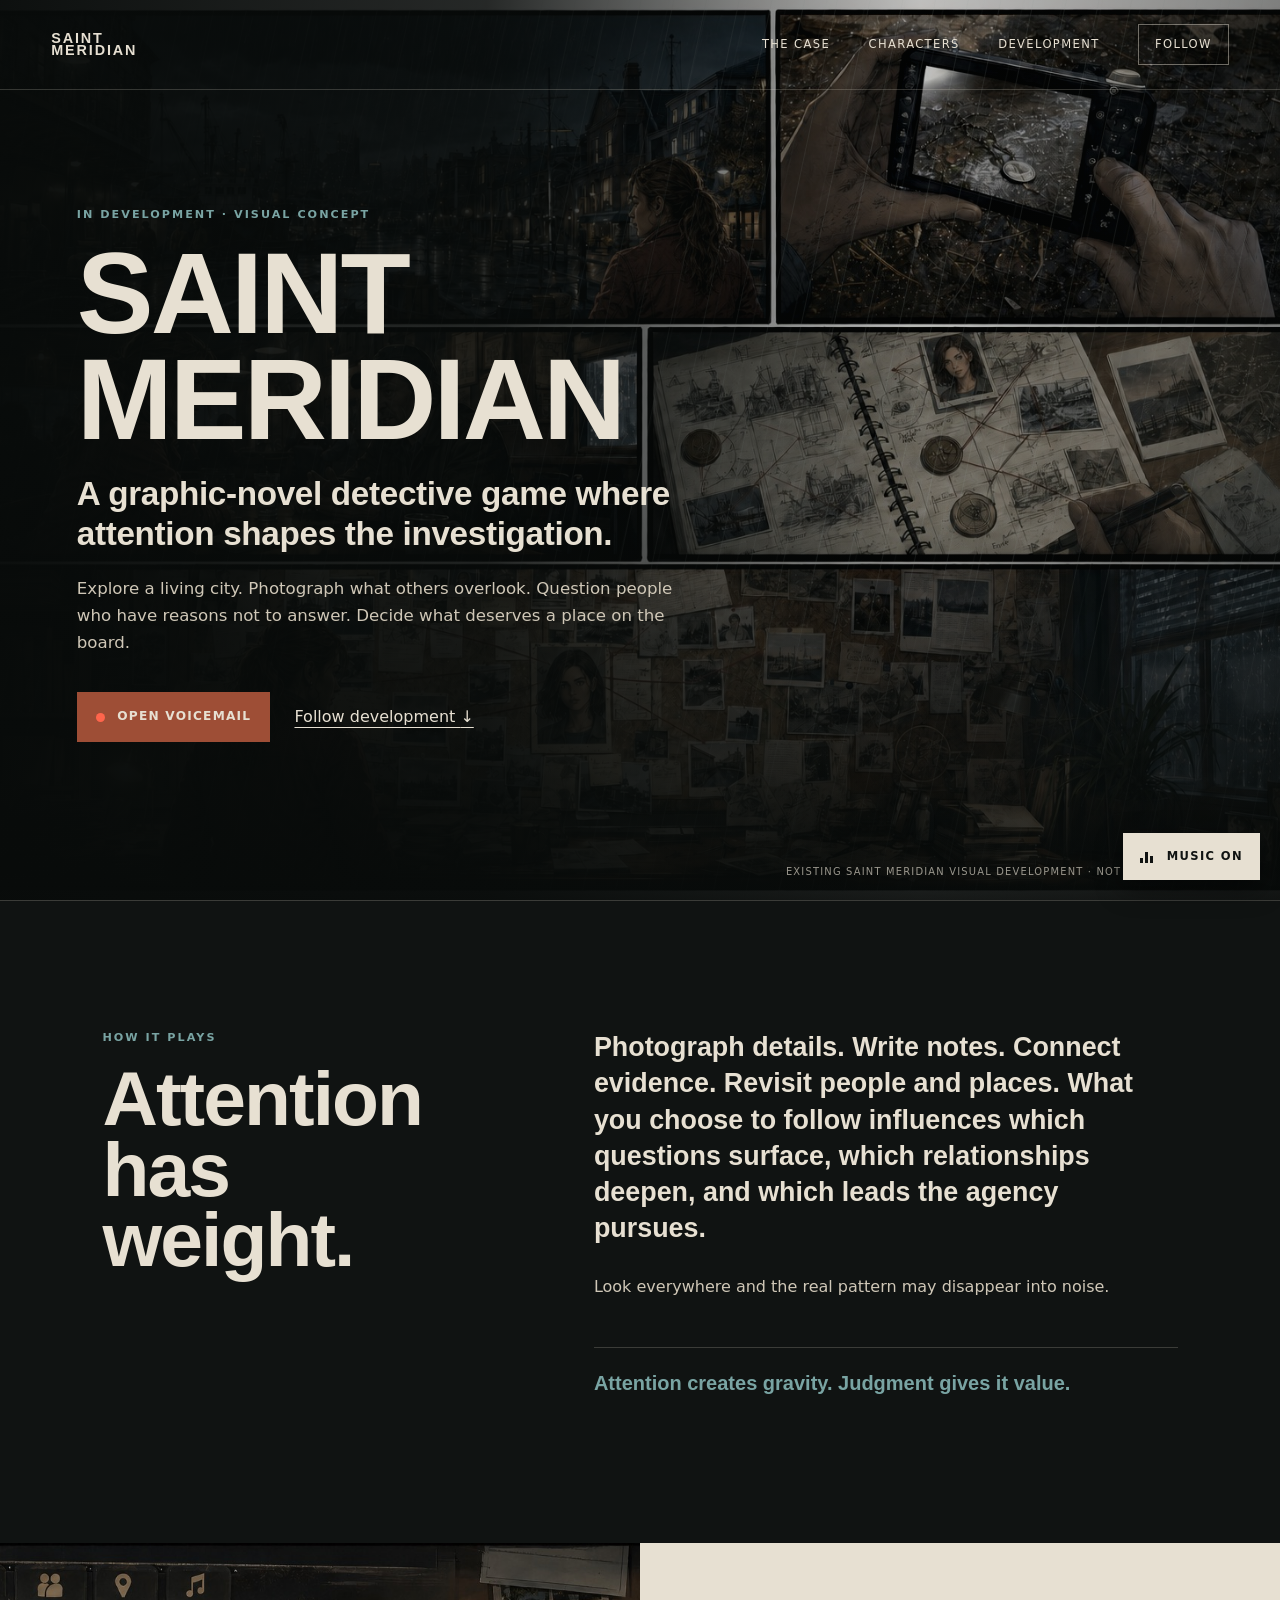
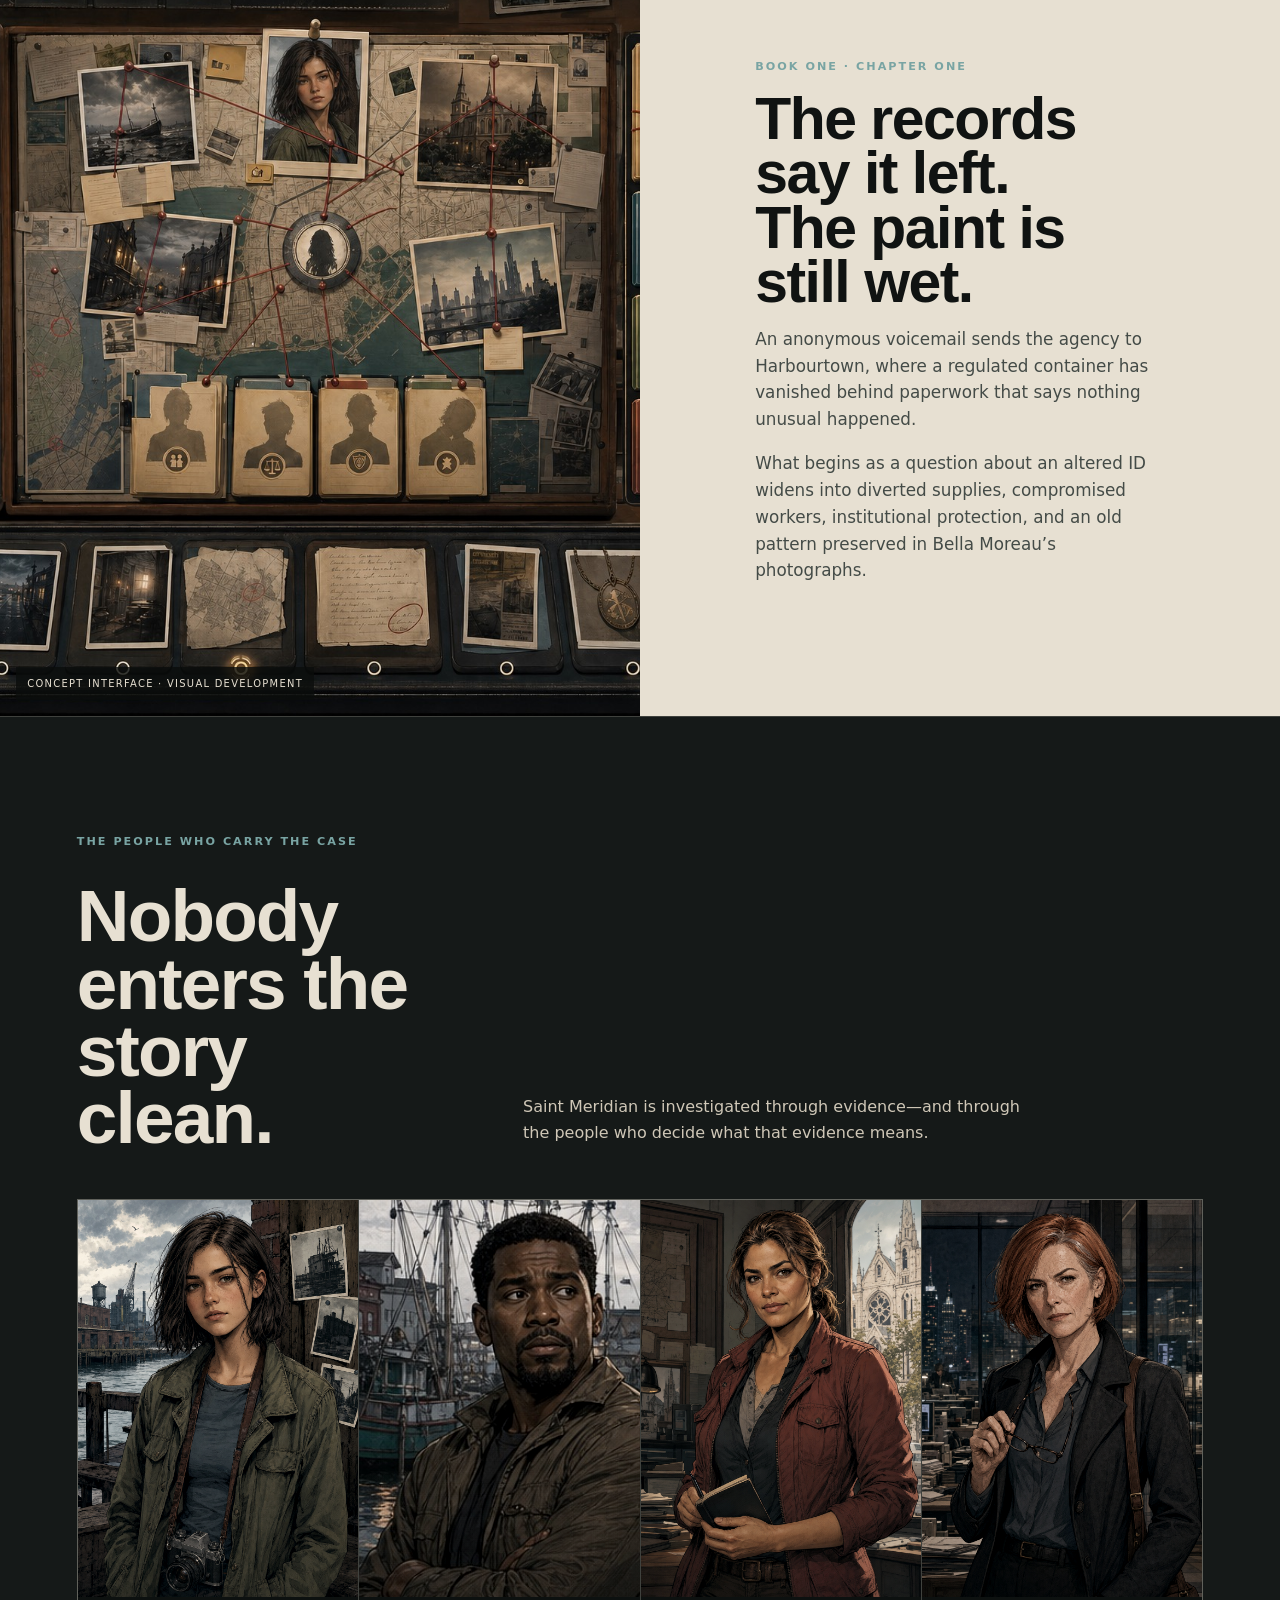
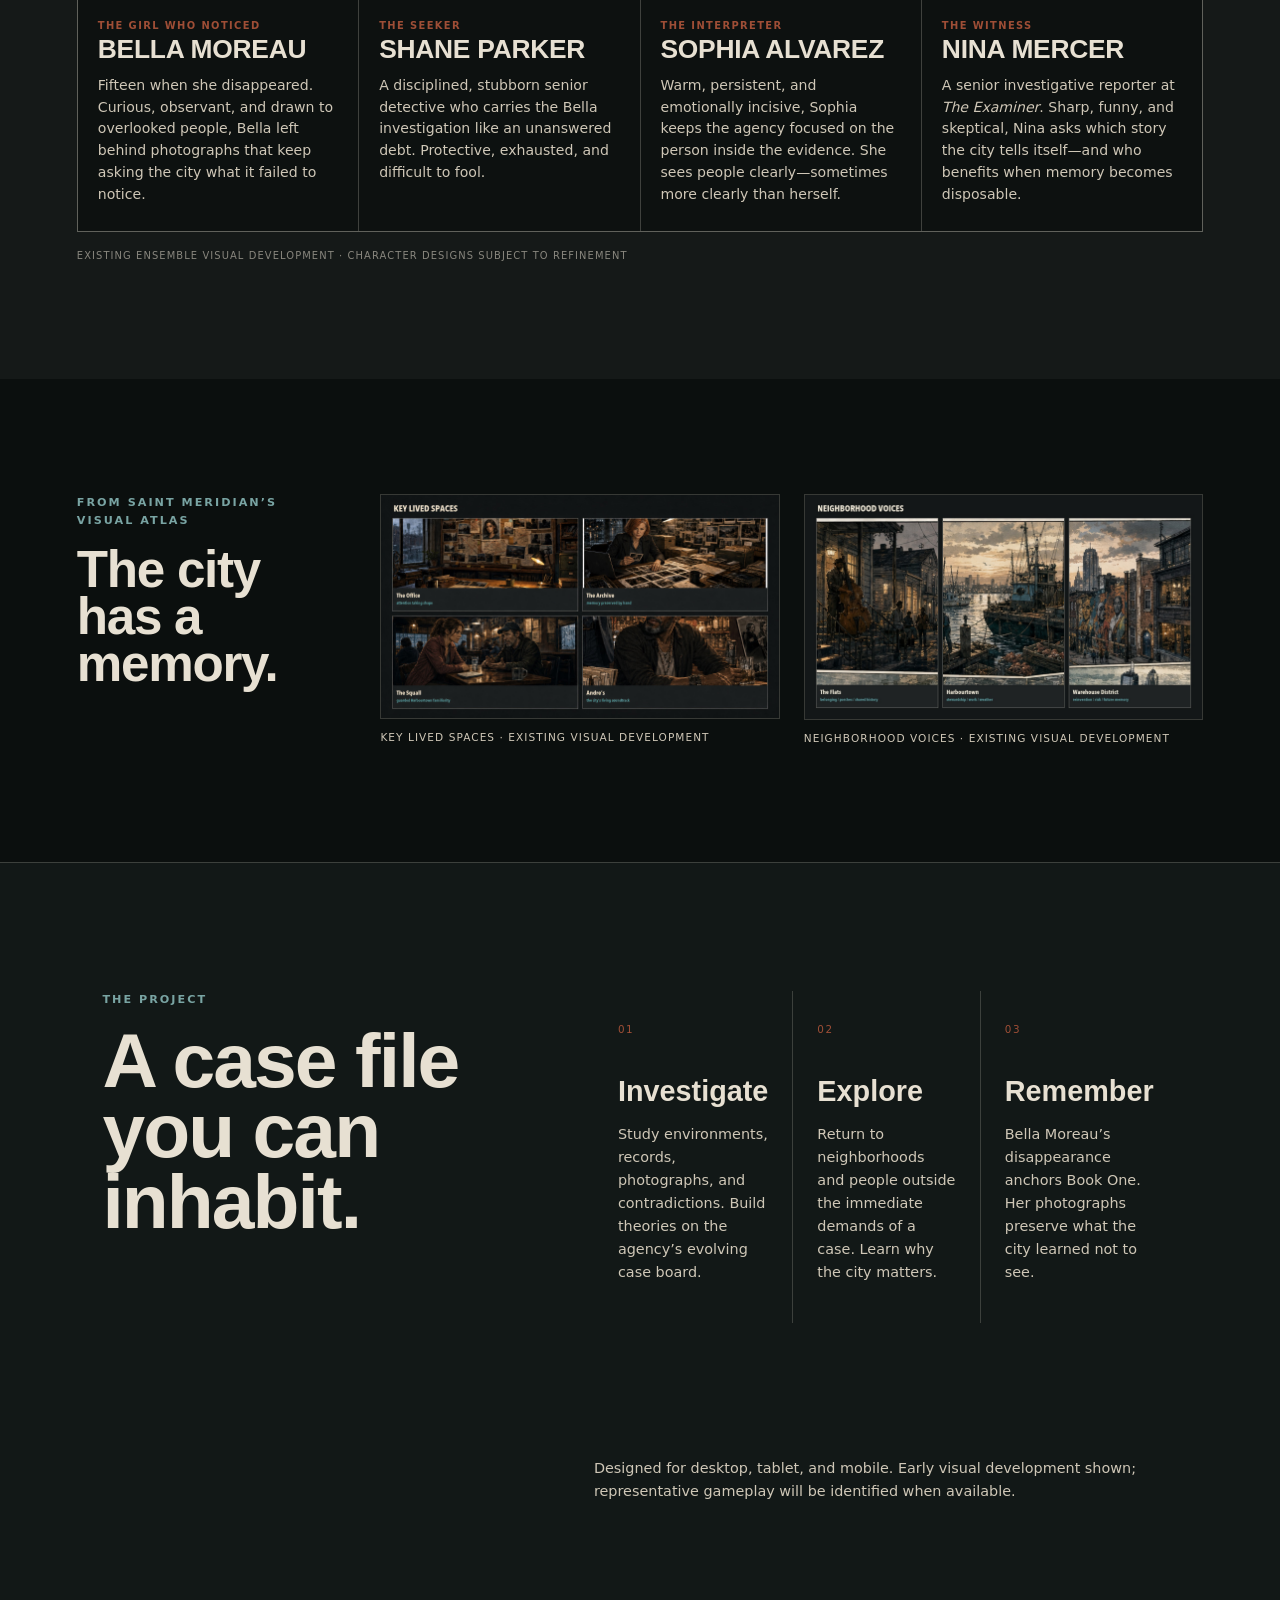
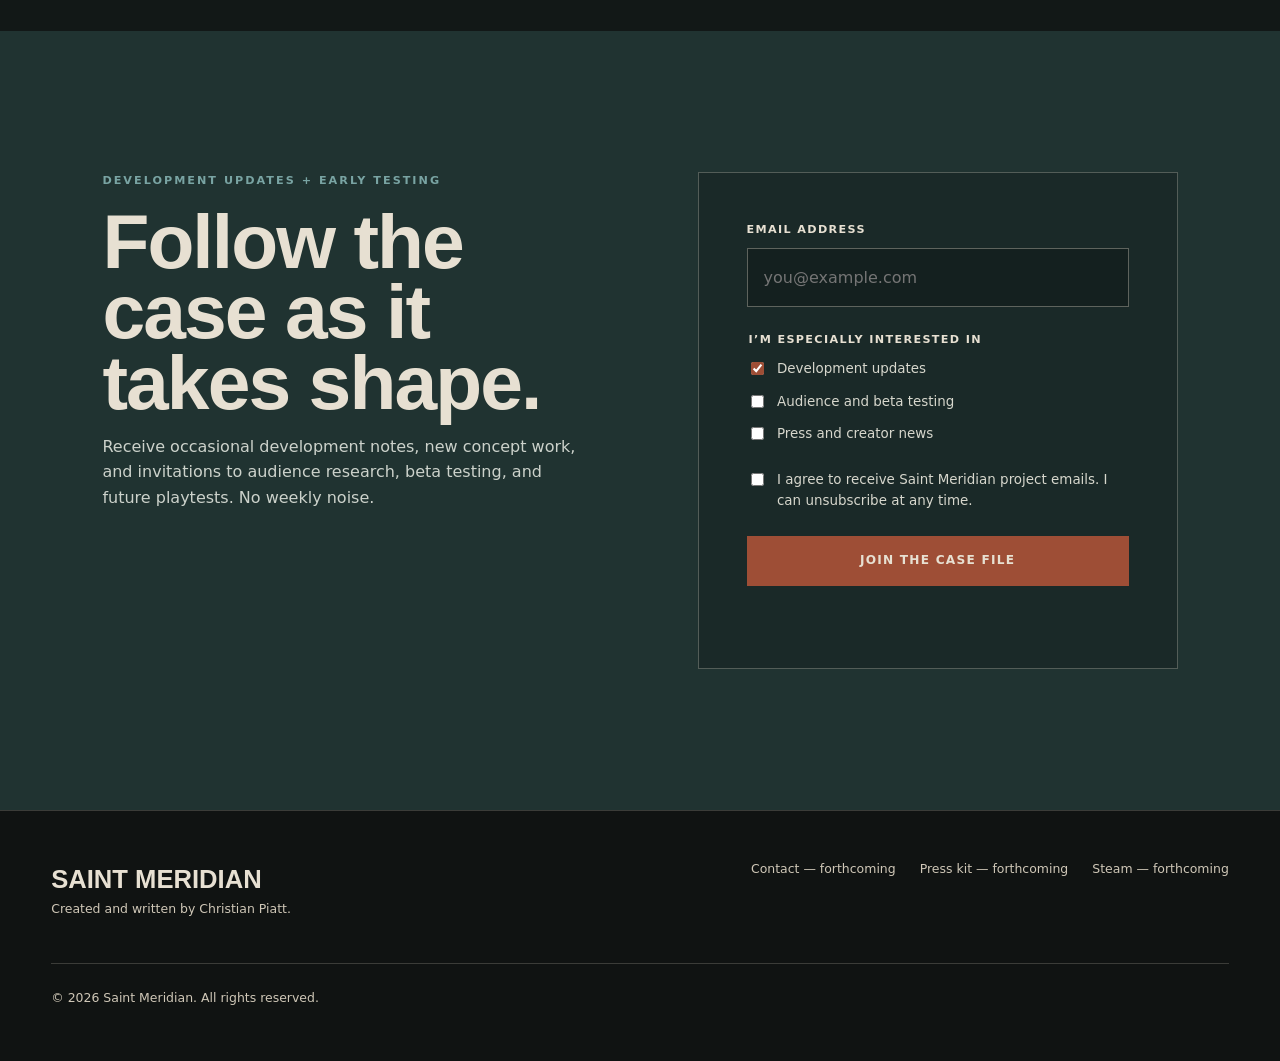
<file: index.html>
<!doctype html>
<html lang="en">
  <head>
    <meta charset="utf-8" />
    <meta name="viewport" content="width=device-width, initial-scale=1" />
    <meta name="theme-color" content="#101312" />
    <meta
      name="description"
      content="Saint Meridian is a graphic-novel detective game where attention shapes the investigation. Follow development and volunteer for early testing."
    />
    <meta property="og:title" content="Saint Meridian" />
    <meta
      property="og:description"
      content="A graphic-novel detective game where attention shapes the investigation."
    />
    <meta property="og:type" content="website" />
    <meta property="og:url" content="https://saintmeridian.com/" />
    <title>Saint Meridian — A Graphic-Novel Detective Game</title>
    <link rel="icon" href="data:image/svg+xml,<svg xmlns='http://www.w3.org/2000/svg' viewBox='0 0 64 64'><rect width='64' height='64' fill='%23101312'/><text x='32' y='43' text-anchor='middle' font-family='Georgia' font-size='36' fill='%23e7e0d2'>S</text></svg>" />
    <link rel="stylesheet" href="styles.css?v=20260628-portraits" />
    <script src="script.js?v=20260628-portraits" defer></script>
  </head>
  <body>
    <a class="skip-link" href="#main">Skip to content</a>

    <header class="site-header" aria-label="Main navigation">
      <a class="wordmark" href="#top" aria-label="Saint Meridian home">
        <span>Saint</span><span>Meridian</span>
      </a>
      <nav>
        <a href="#case">The case</a>
        <a href="#characters">Characters</a>
        <a href="#development">Development</a>
        <a class="nav-cta" href="#follow">Follow</a>
      </nav>
    </header>

    <main id="main">
      <section class="hero" id="top" aria-labelledby="hero-title">
        <div class="hero-visual" aria-hidden="true">
          <img src="assets/hero-blue-container.jpg" alt="" />
          <div class="rain rain-one"></div>
          <div class="rain rain-two"></div>
        </div>

        <div class="hero-copy">
          <p class="eyebrow">In development · visual concept</p>
          <h1 id="hero-title">Saint Meridian</h1>
          <p class="positioning">A graphic-novel detective game where attention shapes the investigation.</p>
          <p class="hero-detail">
            Explore a living city. Photograph what others overlook. Question people who have reasons not to answer. Decide what deserves a place on the board.
          </p>
          <div class="hero-actions">
            <button class="message-button" type="button" aria-controls="voicemail" aria-expanded="false">
              <span class="message-light" aria-hidden="true"></span>
              <span data-message-label>Open voicemail</span>
            </button>
            <a class="text-link" href="#follow">Follow development <span aria-hidden="true">↓</span></a>
          </div>
          <blockquote id="voicemail" class="voicemail" hidden>
            <p>“Something isn’t kosher at the docks. Go to Harbourtown. Ask about the Blue Containers.”</p>
            <footer>— Voicemail received at the agency</footer>
          </blockquote>
          <audio id="voicemail-audio" preload="none">
            <source src="assets/audio/lisa-blue-container-voicemail-present-bar-v1.wav" type="audio/wav" />
          </audio>
        </div>
        <p class="visual-label">Existing Saint Meridian visual development · not gameplay footage</p>
      </section>

      <section class="attention section-shell" aria-labelledby="attention-title">
        <div>
          <p class="eyebrow">How it plays</p>
          <h2 id="attention-title">Attention has weight.</h2>
        </div>
        <div class="section-copy">
          <p class="lead">
            Photograph details. Write notes. Connect evidence. Revisit people and places. What you choose to follow influences which questions surface, which relationships deepen, and which leads the agency pursues.
          </p>
          <p>Look everywhere and the real pattern may disappear into noise.</p>
          <p class="principle">Attention creates gravity. Judgment gives it value.</p>
        </div>
      </section>

      <section class="case-section" id="case" aria-labelledby="case-title">
        <div class="case-art">
          <img src="assets/case-board-interface.jpg" alt="Saint Meridian concept interface showing a physical case board, notebook, photographs, maps, and evidence cards." />
          <p>Concept interface · visual development</p>
        </div>
        <div class="case-copy">
          <p class="eyebrow">Book One · Chapter One</p>
          <h2 id="case-title">The records say it left.<br />The paint is still wet.</h2>
          <p>
            An anonymous voicemail sends the agency to Harbourtown, where a regulated container has vanished behind paperwork that says nothing unusual happened.
          </p>
          <p>
            What begins as a question about an altered ID widens into diverted supplies, compromised workers, institutional protection, and an old pattern preserved in Bella Moreau’s photographs.
          </p>
        </div>
      </section>

      <section class="characters" id="characters" aria-labelledby="characters-title">
        <div class="characters-heading">
          <p class="eyebrow">The people who carry the case</p>
          <h2 id="characters-title">Nobody enters the story clean.</h2>
          <p>Saint Meridian is investigated through evidence—and through the people who decide what that evidence means.</p>
        </div>
        <div class="character-grid">
          <article class="character-card bella">
            <button
              class="character-portrait"
              type="button"
              data-lightbox-src="assets/bella-moreau-v3.png"
              data-lightbox-caption="Bella Moreau · existing character visual development"
              data-lightbox-kind="portrait"
              aria-label="Open Bella Moreau portrait larger"
            ></button>
            <div>
              <p class="character-role">The girl who noticed</p>
              <h3>Bella Moreau</h3>
              <p>Fifteen when she disappeared. Curious, observant, and drawn to overlooked people, Bella left behind photographs that keep asking the city what it failed to notice.</p>
            </div>
          </article>
          <article class="character-card shane">
            <button
              class="character-portrait"
              type="button"
              data-lightbox-src="assets/saint-meridian-ensemble.jpg"
              data-lightbox-caption="Shane Parker · existing character visual development"
              data-lightbox-kind="portrait shane"
              aria-label="Open Shane Parker portrait larger"
            ></button>
            <div>
              <p class="character-role">The seeker</p>
              <h3>Shane Parker</h3>
              <p>A disciplined, stubborn senior detective who carries the Bella investigation like an unanswered debt. Protective, exhausted, and difficult to fool.</p>
            </div>
          </article>
          <article class="character-card sophia">
            <button
              class="character-portrait"
              type="button"
              data-lightbox-src="assets/sophia-alvarez-v2.png"
              data-lightbox-caption="Sophia Alvarez · existing character visual development"
              data-lightbox-kind="portrait"
              aria-label="Open Sophia Alvarez portrait larger"
            ></button>
            <div>
              <p class="character-role">The interpreter</p>
              <h3>Sophia Alvarez</h3>
              <p>Warm, persistent, and emotionally incisive, Sophia keeps the agency focused on the person inside the evidence. She sees people clearly—sometimes more clearly than herself.</p>
            </div>
          </article>
          <article class="character-card nina">
            <button
              class="character-portrait"
              type="button"
              data-lightbox-src="assets/nina-mercer-v2.png"
              data-lightbox-caption="Nina Mercer · existing character visual development"
              data-lightbox-kind="portrait"
              aria-label="Open Nina Mercer portrait larger"
            ></button>
            <div>
              <p class="character-role">The witness</p>
              <h3>Nina Mercer</h3>
              <p>A senior investigative reporter at <em>The Examiner</em>. Sharp, funny, and skeptical, Nina asks which story the city tells itself—and who benefits when memory becomes disposable.</p>
            </div>
          </article>
        </div>
        <p class="character-note">Existing ensemble visual development · character designs subject to refinement</p>
      </section>

      <section class="visual-development" aria-labelledby="visual-title">
        <div class="visual-heading">
          <p class="eyebrow">From Saint Meridian’s visual atlas</p>
          <h2 id="visual-title">The city has a memory.</h2>
        </div>
        <figure>
          <button
            class="gallery-open"
            type="button"
            data-lightbox-src="assets/page-12-image-01.jpg"
            data-lightbox-caption="Key lived spaces · existing visual development"
            aria-label="Open Key lived spaces image larger"
          >
            <img src="assets/page-12-image-01.jpg" alt="Concept panels showing the Office, Nina’s Archive, The Squall, and Andre’s." />
          </button>
          <figcaption>Key lived spaces · existing visual development</figcaption>
        </figure>
        <figure>
          <button
            class="gallery-open"
            type="button"
            data-lightbox-src="assets/page-07-image-01.jpg"
            data-lightbox-caption="Neighborhood voices · existing visual development"
            aria-label="Open Neighborhood voices image larger"
          >
            <img src="assets/page-07-image-01.jpg" alt="Concept panels showing The Flats, Harbourtown, and the Warehouse District." />
          </button>
          <figcaption>Neighborhood voices · existing visual development</figcaption>
        </figure>
      </section>

      <section class="development section-shell" id="development" aria-labelledby="development-title">
        <div>
          <p class="eyebrow">The project</p>
          <h2 id="development-title">A case file you can inhabit.</h2>
        </div>
        <div class="development-grid">
          <article>
            <span>01</span>
            <h3>Investigate</h3>
            <p>Study environments, records, photographs, and contradictions. Build theories on the agency’s evolving case board.</p>
          </article>
          <article>
            <span>02</span>
            <h3>Explore</h3>
            <p>Return to neighborhoods and people outside the immediate demands of a case. Learn why the city matters.</p>
          </article>
          <article>
            <span>03</span>
            <h3>Remember</h3>
            <p>Bella Moreau’s disappearance anchors Book One. Her photographs preserve what the city learned not to see.</p>
          </article>
        </div>
        <p class="platform-note">Designed for desktop, tablet, and mobile. Early visual development shown; representative gameplay will be identified when available.</p>
      </section>

      <section class="follow" id="follow" aria-labelledby="follow-title">
        <div class="follow-copy">
          <p class="eyebrow">Development updates + early testing</p>
          <h2 id="follow-title">Follow the case as it takes shape.</h2>
          <p>
            Receive occasional development notes, new concept work, and invitations to audience research, beta testing, and future playtests. No weekly noise.
          </p>
        </div>

        <form class="signup-form" data-signup-form data-endpoint="https://formspree.io/f/xojzgwye" novalidate>
          <input type="hidden" name="_subject" value="New Saint Meridian signup" />
          <div class="field-row">
            <label for="email">Email address</label>
            <input id="email" name="email" type="email" autocomplete="email" required placeholder="you@example.com" />
          </div>
          <fieldset>
            <legend>I’m especially interested in</legend>
            <label><input type="checkbox" name="interests" value="updates" checked /> Development updates</label>
            <label><input type="checkbox" name="interests" value="testing" /> Audience and beta testing</label>
            <label><input type="checkbox" name="interests" value="press" /> Press and creator news</label>
          </fieldset>
          <label class="consent">
            <input type="checkbox" name="consent" required />
            <span>I agree to receive Saint Meridian project emails. I can unsubscribe at any time.</span>
          </label>
          <button class="submit-button" type="submit">Join the case file</button>
          <p class="form-status" data-form-status role="status" aria-live="polite"></p>
        </form>
      </section>
    </main>

    <div class="sound-control">
      <button type="button" data-sound-toggle aria-pressed="true">
        <span class="sound-bars" aria-hidden="true"><i></i><i></i><i></i></span>
        <span data-sound-label>Music on</span>
      </button>
      <audio id="atmosphere-audio" preload="auto" loop autoplay>
        <source src="assets/audio/saint-meridian-background-score.mp3" type="audio/mpeg" />
      </audio>
    </div>

    <div class="image-lightbox" data-lightbox hidden>
      <button class="lightbox-backdrop" type="button" data-lightbox-close aria-label="Close enlarged image"></button>
      <figure class="lightbox-panel" role="dialog" aria-modal="true" aria-label="Expanded visual development image">
        <button class="lightbox-close" type="button" data-lightbox-close aria-label="Close enlarged image">×</button>
        <img data-lightbox-image alt="" />
        <figcaption data-lightbox-caption></figcaption>
      </figure>
    </div>

    <footer class="site-footer">
      <div>
        <p class="footer-title">Saint Meridian</p>
        <p>Created and written by Christian Piatt.</p>
      </div>
      <div class="footer-links">
        <span>Contact — forthcoming</span>
        <span>Press kit — forthcoming</span>
        <span>Steam — forthcoming</span>
      </div>
      <p class="copyright">© <span data-year></span> Saint Meridian. All rights reserved.</p>
    </footer>
  </body>
</html>
</file>
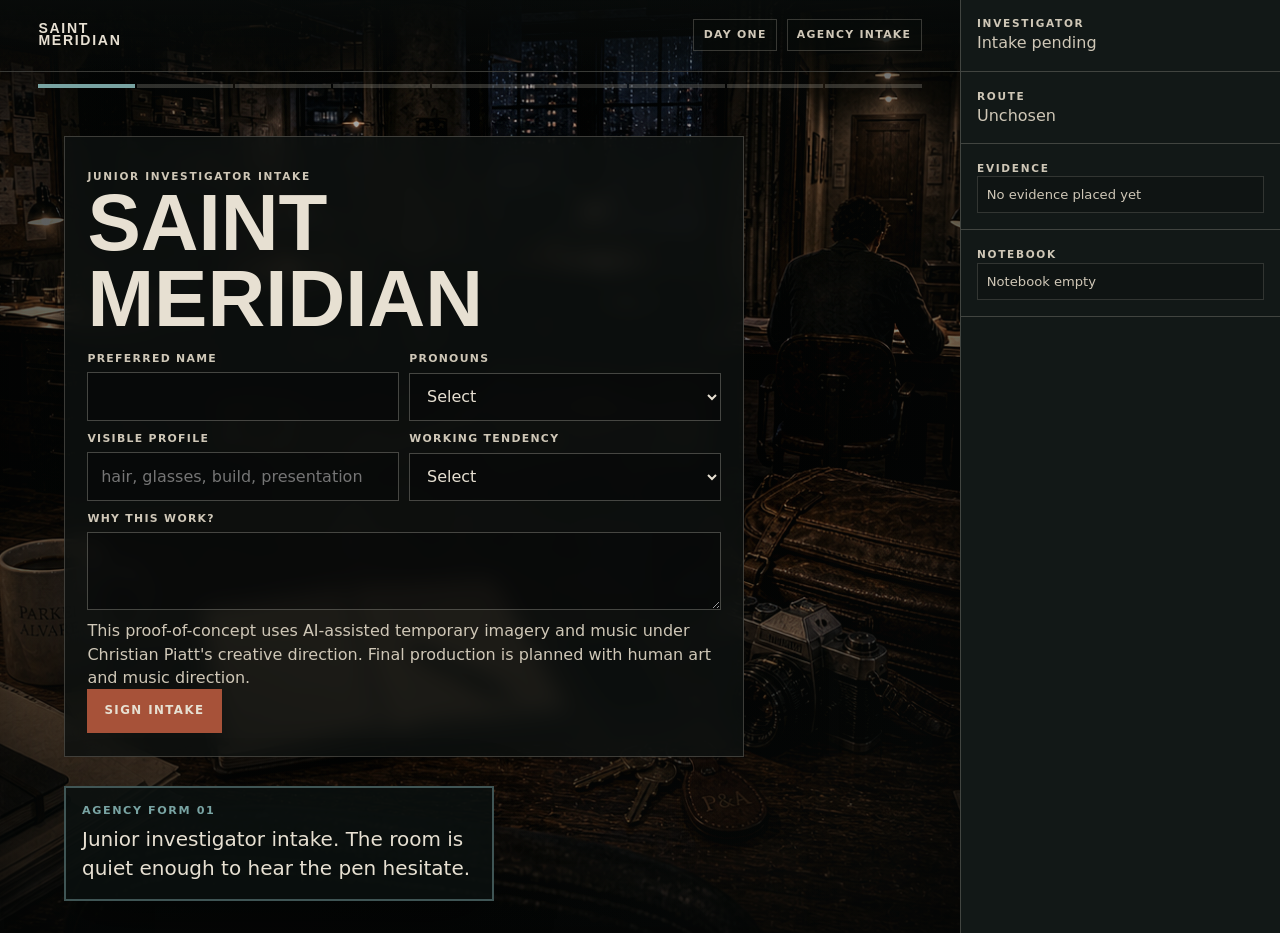
<file: prototype.html>
<!doctype html>
<html lang="en">
  <head>
    <meta charset="utf-8" />
    <meta name="viewport" content="width=device-width, initial-scale=1" />
    <meta name="theme-color" content="#101312" />
    <meta
      name="description"
      content="Saint Meridian Scenes 1-6 playable proof-of-concept."
    />
    <title>Saint Meridian - Scenes 1-6 Prototype</title>
    <link rel="icon" href="data:image/svg+xml,<svg xmlns='http://www.w3.org/2000/svg' viewBox='0 0 64 64'><rect width='64' height='64' fill='%23101312'/><text x='32' y='43' text-anchor='middle' font-family='Georgia' font-size='36' fill='%23e7e0d2'>S</text></svg>" />
    <link rel="stylesheet" href="prototype.css?v=fb69580" />
    <script src="prototype.js?v=fb69580" defer></script>
  </head>
  <body>
    <a class="skip-link" href="#game">Skip to case file</a>

    <main id="game" class="game-shell" aria-live="polite">
      <section class="stage" aria-label="Saint Meridian prototype scene">
        <img class="scene-image" data-scene-image alt="" />
        <div class="scene-wash" aria-hidden="true"></div>
        <div class="scene-vignette" aria-hidden="true"></div>

        <header class="topbar">
          <a class="wordmark" href="index.html" aria-label="Saint Meridian home">
            <span>Saint</span><span>Meridian</span>
          </a>
          <div class="case-meta">
            <span data-day>Day One</span>
            <span data-location>Agency Office</span>
          </div>
        </header>

        <div class="progress-strip" data-progress aria-label="Prototype progress"></div>

        <section class="workspace" data-workspace></section>

        <section class="dialogue-panel" data-dialogue-panel>
          <div>
            <p class="speaker" data-speaker></p>
            <p class="line" data-line></p>
          </div>
        </section>

        <div class="dialogue-actions" data-actions aria-label="Available actions"></div>
      </section>

      <aside class="case-state" aria-label="Current case state">
        <div>
          <p class="label">Investigator</p>
          <p data-profile-summary>Intake pending</p>
        </div>
        <div>
          <p class="label">Route</p>
          <p data-route-summary>Unchosen</p>
        </div>
        <div>
          <p class="label">Evidence</p>
          <ul data-evidence-list></ul>
        </div>
        <div>
          <p class="label">Notebook</p>
          <ul data-note-list></ul>
        </div>
      </aside>
    </main>
  </body>
</html>
</file>
<file: styles.css>
:root {
  --ink: #101312;
  --ink-soft: #171c1a;
  --paper: #e7e0d2;
  --paper-soft: #cfc7b7;
  --blue: #4c7478;
  --blue-bright: #79a4a3;
  --rust: #9e4e36;
  --line: rgba(231, 224, 210, 0.2);
  --display: "Arial Narrow", "Avenir Next Condensed", "Roboto Condensed", "Helvetica Neue", sans-serif;
  --sans: Inter, ui-sans-serif, system-ui, -apple-system, BlinkMacSystemFont, "Segoe UI", sans-serif;
}

* { box-sizing: border-box; }
html { scroll-behavior: smooth; }
body {
  margin: 0;
  color: var(--paper);
  background: var(--ink);
  font-family: var(--sans);
  line-height: 1.6;
}
a { color: inherit; }
button, input { font: inherit; }
.skip-link { position: fixed; left: 1rem; top: -5rem; z-index: 100; padding: .75rem 1rem; background: var(--paper); color: var(--ink); }
.skip-link:focus { top: 1rem; }

.site-header {
  position: absolute;
  z-index: 20;
  top: 0;
  left: 0;
  right: 0;
  display: flex;
  justify-content: space-between;
  align-items: center;
  padding: 1.5rem clamp(1.25rem, 4vw, 4.5rem);
  border-bottom: 1px solid var(--line);
}
.wordmark { display: flex; flex-direction: column; color: var(--paper); font: 700 .9rem/.82 var(--display); letter-spacing: .13em; text-transform: uppercase; text-decoration: none; }
nav { display: flex; align-items: center; gap: clamp(1rem, 3vw, 2.5rem); }
nav a { font-size: .72rem; letter-spacing: .12em; text-decoration: none; text-transform: uppercase; }
.nav-cta { padding: .65rem 1rem; border: 1px solid rgba(231,224,210,.45); }

.hero {
  position: relative;
  min-height: 100svh;
  overflow: hidden;
  display: grid;
  grid-template-columns: 1fr;
  align-items: center;
  padding: 8rem clamp(1.25rem, 6vw, 7rem) 5rem;
  background: #0c0f0e;
}
.hero-visual { position: absolute; inset: 0; pointer-events: none; }
.hero-visual::after { content: ""; position: absolute; inset: 0; background: linear-gradient(90deg, rgba(8,11,10,.98) 0%, rgba(8,11,10,.88) 38%, rgba(8,11,10,.26) 72%, rgba(8,11,10,.52) 100%), linear-gradient(0deg, rgba(8,11,10,.92), transparent 45%); }
.hero-visual img { width: 100%; height: 100%; object-fit: cover; object-position: 55% center; filter: saturate(.82) contrast(1.06); }
.rain { position: absolute; inset: -30%; background-image: repeating-linear-gradient(100deg, transparent 0 16px, rgba(213,225,218,.12) 17px, transparent 18px 32px); transform: rotate(2deg); animation: rain 1.4s linear infinite; }
.rain-two { opacity: .4; animation-duration: 2.1s; transform: scale(1.2) rotate(3deg); }
@keyframes rain { to { translate: 0 40px; } }

.hero-copy { position: relative; z-index: 2; max-width: 790px; }
.eyebrow { margin: 0 0 1rem; color: var(--blue-bright); font-size: .7rem; font-weight: 700; letter-spacing: .18em; text-transform: uppercase; }
h1, h2 { font-family: var(--display); font-stretch: condensed; font-weight: 800; letter-spacing: -.025em; line-height: .92; }
h1 { margin: 0; font-size: clamp(4rem, 9vw, 9rem); text-transform: uppercase; }
.positioning { max-width: 690px; margin: 1.4rem 0; font: 650 clamp(1.35rem, 2.6vw, 2.25rem)/1.2 var(--display); letter-spacing: -.01em; }
.hero-detail { max-width: 610px; color: var(--paper-soft); font-size: clamp(.95rem, 1.3vw, 1.1rem); }
.hero-actions { display: flex; flex-wrap: wrap; align-items: center; gap: 1.5rem; margin-top: 2.25rem; }
.message-button, .submit-button { border: 0; padding: .95rem 1.2rem; color: var(--paper); background: var(--rust); cursor: pointer; font-size: .76rem; font-weight: 700; letter-spacing: .1em; text-transform: uppercase; }
.message-button { display: inline-flex; align-items: center; gap: .75rem; }
.message-light { width: .58rem; height: .58rem; border-radius: 50%; background: #ff654c; box-shadow: 0 0 0 0 rgba(255,101,76,.5); animation: pulse 1.8s infinite; }
@keyframes pulse { 50% { box-shadow: 0 0 0 8px rgba(255,101,76,0); opacity: .55; } }
.text-link { text-underline-offset: .3rem; }
.voicemail { max-width: 570px; margin: 2rem 0 0; padding: 1rem 0 1rem 1.25rem; border-left: 2px solid var(--rust); background: rgba(16,19,18,.55); }
.voicemail p { margin: 0; font: 600 1.12rem/1.45 var(--display); }
.voicemail footer { margin-top: .6rem; color: var(--paper-soft); font-size: .72rem; text-transform: uppercase; letter-spacing: .12em; }

.sound-control { position: fixed; right: 1.25rem; bottom: 1.25rem; z-index: 30; }
.sound-control button { display: flex; align-items: center; gap: .75rem; min-width: 126px; padding: .82rem 1rem; border: 1px solid var(--paper); color: var(--ink); background: var(--paper); box-shadow: 0 8px 28px rgba(0,0,0,.48), 0 0 0 1px rgba(16,19,18,.22); cursor: pointer; font-size: .72rem; font-weight: 800; letter-spacing: .12em; text-transform: uppercase; transition: background .2s ease, border-color .2s ease, transform .2s ease; }
.sound-control button:hover { background: #f4eee2; border-color: #f4eee2; transform: translateY(-1px); }
.sound-control button[aria-pressed="false"] { color: var(--ink); background: var(--paper-soft); border-color: var(--paper-soft); }
.sound-bars { display: flex; align-items: end; gap: 2px; width: 15px; height: 12px; }
.sound-bars i { width: 3px; height: 35%; background: var(--ink); }
.sound-bars i:nth-child(2) { height: 85%; }
.sound-bars i:nth-child(3) { height: 55%; }
.sound-control button[aria-pressed="true"] .sound-bars i { animation: sound-bars .8s ease-in-out infinite alternate; }
.sound-control button[aria-pressed="true"] .sound-bars i:nth-child(2) { animation-delay: -.3s; }
.sound-control button[aria-pressed="true"] .sound-bars i:nth-child(3) { animation-delay: -.55s; }
@keyframes sound-bars { to { height: 100%; } }

.visual-label { position: absolute; z-index: 3; right: 2rem; bottom: 1.25rem; margin: 0; color: rgba(231,224,210,.65); font-size: .62rem; letter-spacing: .12em; text-transform: uppercase; }

.section-shell { display: grid; grid-template-columns: .8fr 1.2fr; gap: clamp(2rem, 8vw, 9rem); padding: clamp(5rem, 10vw, 9rem) clamp(1.25rem, 8vw, 9rem); border-top: 1px solid var(--line); }
h2 { margin: 0; font-size: clamp(2.8rem, 6vw, 6.5rem); }
.section-copy { max-width: 750px; }
.lead { margin-top: 0; color: var(--paper); font: 650 clamp(1.2rem, 2.1vw, 1.8rem)/1.35 var(--display); }
.section-copy > p:not(.lead):not(.principle) { color: var(--paper-soft); }
.principle { margin-top: 3rem; padding-top: 1.5rem; border-top: 1px solid var(--line); color: var(--blue-bright); font: 700 1.25rem var(--display); }

.case-section { display: grid; grid-template-columns: 1fr 1fr; min-height: 760px; background: var(--paper); color: var(--ink); }
.case-art { position: relative; overflow: hidden; background: #0d1110; }
.case-art img { width: 100%; height: 100%; object-fit: cover; object-position: center; }
.case-art p { position: absolute; left: 1rem; bottom: 1rem; margin: 0; padding: .55rem .7rem; color: var(--paper); background: rgba(10,13,12,.8); font-size: .62rem; letter-spacing: .13em; text-transform: uppercase; }
.case-copy { align-self: center; max-width: 720px; padding: clamp(4rem, 9vw, 9rem); }
.case-copy h2 { font-size: clamp(2.6rem, 4.6vw, 5rem); }
.case-copy p:not(.eyebrow) { color: #444b47; font-size: 1.05rem; }

.characters { padding: clamp(5rem, 9vw, 9rem) clamp(1.25rem, 6vw, 7rem); background: #151918; border-top: 1px solid var(--line); }
.characters-heading { display: grid; grid-template-columns: .7fr 1.3fr; gap: 2rem 5rem; align-items: end; margin-bottom: 3rem; }
.characters-heading .eyebrow { grid-column: 1 / -1; margin-bottom: 0; }
.characters-heading h2 { max-width: 820px; font-size: clamp(3rem, 5.7vw, 6.2rem); }
.characters-heading > p:last-child { max-width: 520px; margin: 0 0 .35rem; color: var(--paper-soft); }
.character-grid { display: grid; grid-template-columns: repeat(4, 1fr); gap: 1px; background: var(--line); border: 1px solid var(--line); }
.character-card { min-width: 0; background: #0d1110; }
.character-portrait { display: block; width: 100%; height: clamp(290px, 31vw, 460px); padding: 0; border: 0; background-color: #0d1110; background-repeat: no-repeat; background-size: cover; background-position: center 18%; filter: saturate(.82) contrast(1.06); cursor: zoom-in; }
.character-portrait:hover, .gallery-open:hover img { filter: saturate(.95) contrast(1.1); }
.character-card.bella .character-portrait { background-image: linear-gradient(0deg, rgba(8,11,10,.18), transparent 45%), url("assets/bella-moreau-v3.png"); background-position: center 18%; }
.character-card.shane .character-portrait { background-image: linear-gradient(0deg, rgba(8,11,10,.18), transparent 45%), url("assets/saint-meridian-ensemble.jpg"); background-size: 600% auto; background-position: 0% 24%; }
.character-card.sophia .character-portrait { background-image: linear-gradient(0deg, rgba(8,11,10,.18), transparent 45%), url("assets/sophia-alvarez-v2.png"); }
.character-card.nina .character-portrait { background-image: linear-gradient(0deg, rgba(8,11,10,.18), transparent 45%), url("assets/nina-mercer-v2.png"); }
.character-card > div { padding: 1.35rem 1.25rem 1.6rem; }
.character-card h3 { margin: .2rem 0 .8rem; font: 800 1.65rem/.95 var(--display); letter-spacing: -.01em; text-transform: uppercase; }
.character-card p { margin: 0; color: var(--paper-soft); font-size: .88rem; line-height: 1.55; }
.character-card .character-role { color: var(--rust); font-size: .62rem; font-weight: 800; letter-spacing: .14em; text-transform: uppercase; }
.character-note { margin: 1rem 0 0; color: rgba(231,224,210,.55); font-size: .62rem; letter-spacing: .11em; text-transform: uppercase; }

.development { background: #121817; }
.development-grid { display: grid; grid-template-columns: repeat(3, 1fr); gap: 1px; background: var(--line); }
.development-grid article { padding: 1.5rem; background: #121817; }
.development-grid span { color: var(--rust); font-size: .65rem; letter-spacing: .15em; }
.development-grid h3 { margin: 2.2rem 0 .8rem; font: 750 1.8rem var(--display); }
.development-grid p, .platform-note { color: var(--paper-soft); font-size: .9rem; }
.platform-note { grid-column: 2; max-width: 800px; margin: 2rem 0 0; }

.visual-development { display: grid; grid-template-columns: .7fr 1fr 1fr; gap: 1.5rem; padding: clamp(5rem, 9vw, 9rem) clamp(1.25rem, 6vw, 7rem); background: #0b0f0e; }
.visual-heading { padding-right: 2rem; }
.visual-heading h2 { font-size: clamp(2.6rem, 4vw, 4.8rem); }
.visual-development figure { margin: 0; }
.gallery-open { position: relative; display: block; width: 100%; padding: 0; border: 0; color: inherit; background: transparent; cursor: zoom-in; }
.gallery-open::after { content: "View larger"; position: absolute; right: .8rem; bottom: .8rem; padding: .45rem .6rem; color: var(--ink); background: rgba(231,224,210,.92); font-size: .58rem; font-weight: 850; letter-spacing: .12em; text-transform: uppercase; opacity: 0; transform: translateY(4px); transition: opacity .2s ease, transform .2s ease; }
.gallery-open:hover::after, .gallery-open:focus-visible::after { opacity: 1; transform: translateY(0); }
.visual-development img { display: block; width: 100%; height: 100%; max-height: 560px; object-fit: cover; border: 1px solid var(--line); transition: filter .2s ease; }
.visual-development figcaption { margin-top: .6rem; color: var(--paper-soft); font-size: .66rem; letter-spacing: .1em; text-transform: uppercase; }

.image-lightbox[hidden] { display: none; }
.image-lightbox { position: fixed; inset: 0; z-index: 80; display: grid; place-items: center; padding: clamp(1rem, 4vw, 3rem); }
.lightbox-backdrop { position: absolute; inset: 0; border: 0; background: rgba(3,5,5,.86); cursor: zoom-out; }
.lightbox-panel { position: relative; z-index: 1; width: min(1180px, 94vw); max-height: 92svh; margin: 0; padding: clamp(.6rem, 1.5vw, 1rem); border: 1px solid rgba(231,224,210,.28); background: #0d1110; box-shadow: 0 24px 80px rgba(0,0,0,.64); }
.lightbox-panel img { display: block; width: 100%; max-height: 78svh; object-fit: contain; background: #050706; }
.lightbox-panel.is-portrait { width: min(620px, 92vw); }
.lightbox-panel.is-portrait img { max-height: 76svh; }
.lightbox-panel.is-shane img { aspect-ratio: 4 / 5; object-fit: cover; object-position: 0% 24%; }
.lightbox-panel figcaption { margin-top: .75rem; color: var(--paper-soft); font-size: .68rem; font-weight: 750; letter-spacing: .12em; text-transform: uppercase; }
.lightbox-close { position: absolute; top: .75rem; right: .75rem; z-index: 2; display: grid; place-items: center; width: 2.4rem; height: 2.4rem; border: 1px solid rgba(231,224,210,.5); color: var(--ink); background: var(--paper); cursor: pointer; font-size: 1.8rem; line-height: 1; }
body.lightbox-open { overflow: hidden; }

.follow { display: grid; grid-template-columns: 1fr 1fr; gap: clamp(3rem, 9vw, 10rem); padding: clamp(5rem, 11vw, 10rem) clamp(1.25rem, 8vw, 9rem); background: #203331; }
.follow-copy p:not(.eyebrow) { max-width: 650px; color: #ccd2cb; }
.signup-form { align-self: start; padding: clamp(1.5rem, 4vw, 3rem); border: 1px solid rgba(231,224,210,.28); background: rgba(10,15,14,.25); }
.field-row label, fieldset legend { display: block; margin-bottom: .55rem; font-size: .7rem; font-weight: 700; letter-spacing: .12em; text-transform: uppercase; }
input[type="email"] { width: 100%; padding: 1rem; border: 1px solid rgba(231,224,210,.35); border-radius: 0; color: var(--paper); background: rgba(0,0,0,.22); }
input:focus-visible, button:focus-visible, a:focus-visible { outline: 3px solid var(--blue-bright); outline-offset: 3px; }
fieldset { display: grid; gap: .7rem; margin: 1.5rem 0; padding: 0; border: 0; }
fieldset label, .consent { display: flex; align-items: flex-start; gap: .65rem; color: #d7d7cd; font-size: .84rem; }
input[type="checkbox"] { accent-color: var(--rust); margin-top: .25rem; }
.consent { margin-bottom: 1.5rem; }
.submit-button { width: 100%; }
.submit-button:disabled { opacity: .55; cursor: wait; }
.form-status { min-height: 1.6em; margin-bottom: 0; color: #d7d7cd; font-size: .84rem; }

.site-footer { display: grid; grid-template-columns: 1fr auto; gap: 2rem; padding: 3rem clamp(1.25rem, 4vw, 4.5rem); border-top: 1px solid var(--line); color: var(--paper-soft); font-size: .78rem; }
.footer-title { margin: 0; color: var(--paper); font: 800 1.6rem var(--display); text-transform: uppercase; }
.site-footer p { margin: .35rem 0; }
.footer-links { display: flex; gap: 1.5rem; }
.copyright { grid-column: 1 / -1; padding-top: 1.5rem; border-top: 1px solid var(--line); }

@media (max-width: 900px) {
  nav a:not(.nav-cta) { display: none; }
  .hero { grid-template-columns: 1fr; align-content: center; padding-top: 9rem; }
  .hero-copy { padding-bottom: 8rem; }
  .section-shell, .case-section, .follow { grid-template-columns: 1fr; }
  .case-art { min-height: 540px; }
  .development-grid { grid-template-columns: 1fr; }
  .platform-note { grid-column: auto; }
  .visual-development { grid-template-columns: 1fr; }
  .visual-development img { max-height: none; }
  .characters-heading { grid-template-columns: 1fr; }
  .characters-heading .eyebrow { grid-column: auto; }
  .character-grid { grid-template-columns: repeat(2, 1fr); }
}

@media (max-width: 620px) {
  .site-header { padding: 1.1rem 1.25rem; }
  .hero { min-height: 900px; }
  .hero-copy { padding-bottom: 4rem; }
  h1 { font-size: clamp(3.5rem, 18vw, 5.6rem); }
  .hero-visual img { object-position: 61% center; }
  .hero-visual::after { background: linear-gradient(0deg, rgba(8,11,10,.97) 0%, rgba(8,11,10,.68) 70%, rgba(8,11,10,.38) 100%); }
  .visual-label { left: 1.25rem; right: auto; }
  .case-art { min-height: 430px; }
  .case-copy { padding: 4rem 1.25rem; }
  .character-grid { grid-template-columns: 1fr; }
  .character-portrait { height: 430px; }
  .footer-links { flex-direction: column; gap: .4rem; }
  .site-footer { grid-template-columns: 1fr; }
}

@media (prefers-reduced-motion: reduce) {
  html { scroll-behavior: auto; }
  *, *::before, *::after { animation-duration: .01ms !important; animation-iteration-count: 1 !important; }
}
</file>
<file: prototype.css>
:root {
  --ink: #101312;
  --ink-2: #171c1a;
  --panel: rgba(13, 17, 16, 0.86);
  --panel-strong: rgba(8, 11, 10, 0.94);
  --paper: #e7e0d2;
  --paper-soft: #cfc7b7;
  --line: rgba(231, 224, 210, 0.22);
  --blue: #79a4a3;
  --rust: #a75239;
  --olive: #778268;
  --display: "Arial Narrow", "Avenir Next Condensed", "Roboto Condensed", "Helvetica Neue", sans-serif;
  --sans: Inter, ui-sans-serif, system-ui, -apple-system, BlinkMacSystemFont, "Segoe UI", sans-serif;
}

* { box-sizing: border-box; }
html, body { min-height: 100%; }
body {
  margin: 0;
  color: var(--paper);
  background: var(--ink);
  font-family: var(--sans);
  line-height: 1.45;
}
button, input, select, textarea { font: inherit; }
button { cursor: pointer; }
.skip-link {
  position: fixed;
  left: 1rem;
  top: -5rem;
  z-index: 100;
  padding: .75rem 1rem;
  color: var(--ink);
  background: var(--paper);
}
.skip-link:focus { top: 1rem; }

.game-shell {
  display: grid;
  grid-template-columns: minmax(0, 1fr) 320px;
  min-height: 100svh;
  background: #080b0a;
}
.stage {
  position: relative;
  min-height: 100svh;
  overflow: hidden;
  isolation: isolate;
}
.scene-image,
.scene-wash,
.scene-vignette {
  position: absolute;
  inset: 0;
  width: 100%;
  height: 100%;
}
.scene-image {
  z-index: -4;
  object-fit: cover;
  object-position: center;
  filter: saturate(.94) contrast(1.05) brightness(1.08);
  transition: opacity .25s ease, transform .25s ease, object-position .25s ease;
}
.scene-wash {
  z-index: -3;
  background:
    linear-gradient(90deg, rgba(8, 11, 10, .52), rgba(8, 11, 10, .04) 48%, rgba(8, 11, 10, .44)),
    linear-gradient(0deg, rgba(8, 11, 10, .58), rgba(8, 11, 10, .02) 52%, rgba(8, 11, 10, .28));
}
.scene-vignette {
  z-index: -2;
  box-shadow: inset 0 0 110px rgba(0, 0, 0, .48);
}

.topbar {
  display: flex;
  align-items: center;
  justify-content: space-between;
  gap: 1.5rem;
  padding: 1.2rem clamp(1rem, 3vw, 2.4rem);
  border-bottom: 1px solid var(--line);
  background: linear-gradient(180deg, rgba(8, 11, 10, .84), rgba(8, 11, 10, .18));
}
.wordmark {
  display: flex;
  flex-direction: column;
  color: var(--paper);
  font: 800 .88rem/.84 var(--display);
  letter-spacing: .12em;
  text-decoration: none;
  text-transform: uppercase;
}
.case-meta {
  display: flex;
  gap: .6rem;
  flex-wrap: wrap;
  justify-content: flex-end;
  color: var(--paper-soft);
  font-size: .68rem;
  font-weight: 800;
  letter-spacing: .12em;
  text-transform: uppercase;
}
.case-meta span {
  padding: .45rem .58rem;
  border: 1px solid var(--line);
  background: rgba(8, 11, 10, .48);
}

.progress-strip {
  display: grid;
  grid-template-columns: repeat(9, 1fr);
  gap: 2px;
  padding: 0 clamp(1rem, 3vw, 2.4rem);
}
.progress-strip span {
  height: 4px;
  margin-top: .8rem;
  background: rgba(231, 224, 210, .2);
}
.progress-strip span.active { background: var(--blue); }
.progress-strip span.done { background: var(--rust); }

.workspace {
  display: grid;
  align-content: start;
  gap: 1rem;
  width: min(680px, calc(100% - 2rem));
  margin: clamp(1rem, 4vw, 3rem) 0 11rem clamp(1rem, 5vw, 4rem);
}
.card,
.tool-panel,
.phone-ui,
.board-ui,
.note-ui,
.camera-ui {
  border: 1px solid var(--line);
  background: var(--panel);
  box-shadow: 0 22px 70px rgba(0, 0, 0, .38);
  backdrop-filter: blur(10px);
}
.card { padding: clamp(1rem, 3vw, 1.4rem); }
.card h1,
.card h2,
.card h3 {
  margin: 0 0 .8rem;
  font-family: var(--display);
  line-height: .96;
  text-transform: uppercase;
}
.card h1 { font-size: clamp(2.5rem, 8vw, 5rem); }
.card h2 { font-size: clamp(1.8rem, 5vw, 3rem); }
.card h3 { font-size: 1.35rem; }
.card p { margin: .6rem 0 0; color: var(--paper-soft); }
.label,
.eyebrow {
  margin: 0 0 .55rem;
  color: var(--blue);
  font-size: .66rem;
  font-weight: 800;
  letter-spacing: .16em;
  text-transform: uppercase;
}
.field-grid,
.choice-grid,
.hotspot-grid,
.board-grid {
  display: grid;
  gap: .65rem;
}
.field-grid { grid-template-columns: repeat(2, minmax(0, 1fr)); }
.field { display: grid; gap: .3rem; }
.field label {
  color: var(--paper-soft);
  font-size: .68rem;
  font-weight: 800;
  letter-spacing: .12em;
  text-transform: uppercase;
}
.field input,
.field select,
.field textarea {
  width: 100%;
  min-width: 0;
  border: 1px solid rgba(231, 224, 210, .28);
  color: var(--paper);
  background: rgba(0, 0, 0, .34);
  padding: .75rem .8rem;
  border-radius: 0;
}
.field textarea { min-height: 78px; resize: vertical; }
.wide { grid-column: 1 / -1; }

.primary-button,
.choice-button,
.ghost-button,
.pin-key,
.hotspot,
.chip {
  min-height: 42px;
  border: 1px solid rgba(231, 224, 210, .28);
  color: var(--paper);
  background: rgba(9, 12, 11, .72);
  text-align: left;
}
.primary-button {
  justify-self: start;
  padding: .78rem 1rem;
  border-color: transparent;
  background: var(--rust);
  font-size: .74rem;
  font-weight: 900;
  letter-spacing: .12em;
  text-transform: uppercase;
  text-align: center;
}
.choice-button,
.hotspot,
.chip {
  padding: .8rem .9rem;
}
.choice-button strong,
.hotspot strong {
  display: block;
  margin-bottom: .2rem;
  font-family: var(--display);
  font-size: 1.18rem;
  text-transform: uppercase;
}
.choice-button span,
.hotspot span {
  color: var(--paper-soft);
  font-size: .86rem;
}
.choice-button[aria-pressed="true"],
.hotspot.done,
.chip.selected {
  border-color: var(--blue);
  background: rgba(51, 79, 78, .78);
}
.ghost-button {
  padding: .72rem .85rem;
  text-align: center;
}
button:focus-visible,
input:focus-visible,
select:focus-visible,
textarea:focus-visible,
a:focus-visible {
  outline: 3px solid var(--blue);
  outline-offset: 3px;
}
button:disabled { opacity: .5; cursor: not-allowed; }

.tool-panel { padding: .9rem; }
.tool-row {
  display: grid;
  grid-template-columns: repeat(4, 1fr);
  gap: .55rem;
}
.tool {
  min-height: 76px;
  display: grid;
  place-items: center;
  gap: .2rem;
  padding: .65rem;
  border: 1px solid var(--line);
  background: rgba(0, 0, 0, .24);
  color: var(--paper-soft);
  text-align: center;
  font-size: .68rem;
  font-weight: 800;
  letter-spacing: .08em;
  text-transform: uppercase;
}
.tool svg { width: 24px; height: 24px; color: var(--blue); }

.scene-hotspots {
  position: absolute;
  inset: 0;
  z-index: 4;
  pointer-events: none;
}
.scene-hotspot {
  position: absolute;
  width: 58px;
  height: 58px;
  display: grid;
  place-items: center;
  border: 1px solid rgba(231, 224, 210, .6);
  border-radius: 999px;
  color: var(--paper);
  background: rgba(8, 11, 10, .08);
  box-shadow: 0 0 0 1px rgba(0, 0, 0, .38), 0 0 28px rgba(231, 224, 210, .18);
  pointer-events: auto;
}
.scene-hotspot::before,
.scene-hotspot::after {
  content: "";
  position: absolute;
  background: rgba(231, 224, 210, .86);
}
.scene-hotspot::before {
  width: 20px;
  height: 1px;
}
.scene-hotspot::after {
  width: 1px;
  height: 20px;
}
.scene-hotspot span {
  position: absolute;
  top: calc(100% + .35rem);
  left: 50%;
  translate: -50% 0;
  padding: .25rem .4rem;
  border: 1px solid rgba(231, 224, 210, .28);
  color: var(--paper);
  background: rgba(8, 11, 10, .68);
  font-size: .62rem;
  font-weight: 900;
  letter-spacing: .12em;
  text-transform: uppercase;
  white-space: nowrap;
}
.scene-hotspot.done {
  border-color: var(--blue);
  background: rgba(51, 79, 78, .26);
}
.scene-hotspot[data-hotspot="desk"] {
  left: 46%;
  top: 64%;
}
.scene-hotspot[data-hotspot="board"] {
  left: 63%;
  top: 28%;
}
.scene-hotspot[data-hotspot="file"] {
  left: 32%;
  top: 58%;
}
.inspection-caption {
  width: min(420px, calc(100% - 2rem));
  padding: .9rem 1rem;
  border-left: 4px solid var(--blue);
  color: var(--paper);
  background: rgba(8, 11, 10, .68);
  box-shadow: 0 18px 50px rgba(0, 0, 0, .34);
}
.inspection-caption h2 {
  margin: 0 0 .45rem;
  font-family: var(--display);
  font-size: clamp(1.5rem, 4vw, 2.6rem);
  line-height: .96;
  text-transform: uppercase;
}
.inspection-caption p { margin: .4rem 0 0; color: var(--paper-soft); }
.game-shell[data-step="inspectClose"] .workspace {
  margin-top: clamp(6rem, 18vh, 11rem);
}
.game-shell[data-step="inspectClose"][data-inspect-target="desk"] .scene-image {
  transform: scale(1.78);
  transform-origin: 45% 72%;
  object-position: 44% 63%;
}
.game-shell[data-step="inspectClose"][data-inspect-target="board"] .scene-image {
  transform: scale(1.72);
  transform-origin: 20% 27%;
  object-position: 26% 31%;
}
.game-shell[data-step="inspectClose"][data-inspect-target="file"] .scene-image {
  transform: scale(1.86);
  transform-origin: 34% 73%;
  object-position: 35% 56%;
}

.response-strip {
  position: absolute;
  left: clamp(1rem, 5vw, 4rem);
  right: clamp(1rem, 5vw, 4rem);
  bottom: clamp(1rem, 4vw, 2rem);
  z-index: 4;
  display: flex;
  flex-wrap: wrap;
  gap: .55rem;
  align-items: flex-end;
}
.script-choice {
  max-width: min(360px, 100%);
  min-height: 0;
  padding: .72rem .9rem;
  border: 1px solid rgba(16, 19, 18, .28);
  border-radius: 8px;
  color: var(--ink);
  background: rgba(238, 232, 218, .94);
  box-shadow: 0 14px 38px rgba(0, 0, 0, .32);
  font-size: .95rem;
  font-weight: 750;
  text-align: left;
}

.phone-ui { width: min(320px, 100%); padding: 1rem; }
.phone-screen {
  padding: 1rem;
  border: 1px solid rgba(231, 224, 210, .28);
  background: #0b0e0d;
}
.pin-display {
  height: 42px;
  display: grid;
  place-items: center;
  margin: .8rem 0;
  border: 1px solid var(--line);
  color: var(--blue);
  font-size: 1.5rem;
  letter-spacing: .45em;
}
.pin-grid {
  display: grid;
  grid-template-columns: repeat(3, 1fr);
  gap: .45rem;
}
.pin-key { text-align: center; font-weight: 900; }
.phone-note {
  margin-top: .8rem;
  color: var(--paper-soft);
  font: 700 .8rem/1.3 var(--display);
}

.waveform {
  display: grid;
  grid-template-columns: repeat(24, 1fr);
  align-items: center;
  gap: 3px;
  height: 80px;
  padding: .8rem;
  border: 1px solid var(--line);
  background: rgba(0, 0, 0, .28);
}
.waveform i {
  display: block;
  min-height: 12px;
  background: var(--blue);
}
.transcript {
  display: grid;
  gap: .55rem;
  margin-top: .75rem;
}
.chip {
  width: 100%;
  text-align: left;
}

.camera-ui {
  position: relative;
  min-height: min(54svh, 560px);
  display: grid;
  align-items: center;
  justify-items: end;
  padding: 1rem;
  overflow: hidden;
}
.reticle {
  width: min(42vw, 420px);
  aspect-ratio: 16 / 9;
  border: 2px solid rgba(231, 224, 210, .86);
  box-shadow: 0 0 0 999px rgba(0, 0, 0, .24), inset 0 0 0 1px rgba(0,0,0,.6);
}
.reticle::before,
.reticle::after {
  content: "";
  position: absolute;
  inset: 50% auto auto 50%;
  width: 28px;
  height: 2px;
  translate: -50% -50%;
  background: var(--rust);
}
.reticle::after {
  width: 2px;
  height: 28px;
}
.camera-hud {
  position: absolute;
  left: 1rem;
  right: 1rem;
  bottom: 1rem;
  display: flex;
  align-items: center;
  justify-content: space-between;
  gap: .8rem;
  color: var(--paper);
  font-size: .72rem;
  font-weight: 900;
  letter-spacing: .12em;
  text-transform: uppercase;
}
.capture-flash {
  position: absolute;
  inset: 0;
  pointer-events: none;
  background: rgba(231, 224, 210, .86);
  opacity: 0;
}
.capture-flash.on { animation: flash .42s ease; }
@keyframes flash { 35% { opacity: .75; } }

.game-shell[data-step="camera"] .workspace {
  width: min(900px, calc(100% - 2rem));
}
.game-shell[data-step="camera"] .camera-ui {
  background: rgba(8, 11, 10, .28);
  backdrop-filter: none;
}
.game-shell[data-step="camera"] .scene-wash {
  background:
    linear-gradient(90deg, rgba(8, 11, 10, .74), rgba(8, 11, 10, .1) 56%, rgba(8, 11, 10, .48)),
    linear-gradient(0deg, rgba(8, 11, 10, .78), rgba(8, 11, 10, .02) 52%, rgba(8, 11, 10, .4));
}


.note-ui,
.board-ui { padding: 1rem; }
.note-tabs,
.board-grid,
.interpretation-grid { margin-top: .7rem; }
.note-tabs {
  display: grid;
  grid-template-columns: repeat(4, 1fr);
  gap: .4rem;
}
.note-tabs .chip {
  min-height: 54px;
  text-align: center;
}
.interpretation-grid {
  display: grid;
  grid-template-columns: repeat(2, minmax(0, 1fr));
  gap: .7rem;
}
.interpretation-grid > div {
  display: grid;
  gap: .4rem;
}
.board-grid { grid-template-columns: repeat(3, 1fr); }
.board-card {
  min-height: 136px;
  display: grid;
  align-content: start;
  gap: .45rem;
  padding: .85rem;
  border: 1px dashed rgba(231, 224, 210, .32);
  background: rgba(0, 0, 0, .25);
}
.board-card.placed {
  border-style: solid;
  border-color: var(--blue);
  background: rgba(51, 79, 78, .72);
}
.board-card strong {
  color: var(--paper);
  font-family: var(--display);
  text-transform: uppercase;
}
.board-card span {
  color: var(--paper-soft);
  font-size: .82rem;
}

.dialogue-panel {
  position: absolute;
  left: clamp(1rem, 5vw, 4rem);
  bottom: clamp(1rem, 4vw, 2rem);
  z-index: 2;
  display: grid;
  gap: .85rem;
  width: min(520px, calc(100% - 2rem));
  padding: .95rem 1rem;
  border: 2px solid rgba(16, 19, 18, .22);
  background: rgba(231, 224, 210, .92);
  color: var(--ink);
  box-shadow: 0 18px 60px rgba(0, 0, 0, .44);
}
.dialogue-panel::after {
  content: "";
  position: absolute;
  display: none;
}
.dialogue-panel[data-mode="speech"] {
  border-radius: 18px;
  color: var(--ink);
  background: rgba(238, 232, 218, .94);
}
.dialogue-panel[data-mode="speech"]::after {
  display: block;
  bottom: -13px;
  width: 22px;
  height: 22px;
  rotate: 45deg;
  border-right: 1px solid rgba(231, 224, 210, .42);
  border-bottom: 1px solid rgba(231, 224, 210, .42);
  background: rgba(238, 232, 218, .94);
}
.dialogue-panel[data-mode="caption"] {
  max-width: 620px;
  border-color: rgba(231, 224, 210, .35);
  border-radius: 0;
  background: rgba(8, 11, 10, .86);
  color: var(--paper);
}
.dialogue-panel[data-mode="diegetic"] {
  max-width: 430px;
  border-color: rgba(121, 164, 163, .48);
  border-radius: 0;
  background: rgba(10, 16, 15, .9);
  color: var(--paper);
}
.dialogue-panel[data-speaker-key="sophia"] {
  left: auto;
  right: clamp(1rem, 8vw, 7rem);
  top: clamp(7.2rem, 16vh, 10rem);
  bottom: auto;
}
.dialogue-panel[data-speaker-key="sophia"]::after {
  right: 34px;
}
.dialogue-panel[data-speaker-key="shane"] {
  left: clamp(1rem, 5vw, 4rem);
  top: clamp(7.2rem, 16vh, 10rem);
  bottom: auto;
}
.dialogue-panel[data-speaker-key="shane"]::after {
  left: 34px;
}
.dialogue-panel[data-speaker-key="ellie"],
.dialogue-panel[data-speaker-key="marlene"] {
  left: auto;
  right: clamp(1rem, 5vw, 4rem);
  bottom: clamp(7rem, 16vh, 9rem);
}
.dialogue-panel[data-speaker-key="ellie"]::after,
.dialogue-panel[data-speaker-key="marlene"]::after {
  right: 34px;
}
.dialogue-panel[data-speaker-key="anonymous-caller"] {
  left: auto;
  right: clamp(1rem, 5vw, 4rem);
  bottom: clamp(7rem, 16vh, 9rem);
}
.dialogue-panel[data-speaker-key="camera"],
.dialogue-panel[data-speaker-key="notebook"],
.dialogue-panel[data-speaker-key="phone"],
.dialogue-panel[data-speaker-key="sophia-s-note"],
.dialogue-panel[data-speaker-key="agency-form-01"] {
  left: clamp(1rem, 5vw, 4rem);
  right: auto;
  bottom: clamp(1rem, 4vw, 2rem);
}
.game-shell[data-step="arrival"] .dialogue-panel,
.game-shell[data-step="prep"] .dialogue-panel,
.game-shell[data-step="housingTour"] .dialogue-panel,
.game-shell[data-step="harbourtown"] .dialogue-panel,
.game-shell[data-step="board"] .dialogue-panel,
.game-shell[data-step="wrapup"] .dialogue-panel,
.game-shell[data-step="ending"] .dialogue-panel {
  top: auto;
  left: clamp(1rem, 5vw, 4rem);
  right: auto;
  bottom: clamp(1rem, 4vw, 2rem);
}
.game-shell[data-step="prep"] .dialogue-panel::after,
.game-shell[data-step="housingTour"] .dialogue-panel::after,
.game-shell[data-step="harbourtown"] .dialogue-panel::after,
.game-shell[data-step="board"] .dialogue-panel::after,
.game-shell[data-step="wrapup"] .dialogue-panel::after,
.game-shell[data-step="ending"] .dialogue-panel::after {
  left: 34px;
  right: auto;
}
.speaker {
  margin: 0 0 .35rem;
  color: var(--blue);
  font-size: .7rem;
  font-weight: 900;
  letter-spacing: .14em;
  text-transform: uppercase;
}
.line {
  margin: 0;
  color: inherit;
  font-size: clamp(1rem, 2vw, 1.25rem);
}
.dialogue-actions {
  position: absolute;
  right: clamp(1rem, 5vw, 4rem);
  bottom: clamp(1rem, 4vw, 2rem);
  z-index: 3;
  display: flex;
  flex-wrap: wrap;
  justify-content: flex-end;
  gap: .5rem;
  max-width: min(300px, calc(100% - 2rem));
}
.dialogue-actions:empty {
  display: none;
}
.dialogue-panel[data-mode="speech"] .speaker {
  color: var(--rust);
}
.dialogue-panel[data-mode="speech"] .line {
  font-weight: 650;
}
.dialogue-panel[data-mode="caption"] .speaker,
.dialogue-panel[data-mode="diegetic"] .speaker {
  color: var(--blue);
}

.case-state {
  display: grid;
  align-content: start;
  gap: 1px;
  min-height: 100svh;
  border-left: 1px solid var(--line);
  background: #121817;
}
.case-state > div {
  padding: 1rem;
  border-bottom: 1px solid var(--line);
}
.case-state p { margin: 0; color: var(--paper-soft); }
.case-state ul {
  display: grid;
  gap: .4rem;
  margin: 0;
  padding: 0;
  list-style: none;
}
.case-state li {
  padding: .5rem .55rem;
  border: 1px solid rgba(231, 224, 210, .16);
  color: var(--paper-soft);
  background: rgba(0, 0, 0, .18);
  font-size: .82rem;
}

@media (max-width: 980px) {
  .game-shell { grid-template-columns: 1fr; }
  .case-state {
    min-height: 0;
    grid-template-columns: repeat(2, 1fr);
    border-left: 0;
    border-top: 1px solid var(--line);
  }
  .stage { min-height: 100svh; }
}

@media (max-width: 680px) {
  .topbar { align-items: flex-start; }
  .case-meta { max-width: 190px; }
  .workspace {
    width: calc(100% - 1rem);
    margin: .8rem .5rem 13.5rem;
  }
  .game-shell[data-step="intake"] .workspace {
    margin-bottom: 1rem;
  }
  .field-grid,
  .tool-row,
  .board-grid,
  .interpretation-grid,
  .note-tabs {
    grid-template-columns: 1fr;
  }
  .choice-grid,
  .hotspot-grid { grid-template-columns: 1fr; }
  .dialogue-panel {
    position: fixed;
    left: .5rem;
    right: .5rem;
    bottom: 4.65rem;
    top: auto;
    width: auto;
    max-width: none;
    grid-template-columns: 1fr;
  }
  .game-shell .dialogue-panel,
  .game-shell[data-step] .dialogue-panel {
    left: .5rem;
    right: .5rem;
    bottom: 4.65rem;
    top: auto;
    width: auto;
    max-width: none;
  }
  .dialogue-panel::after { display: none !important; }
  .game-shell[data-step="intake"] .dialogue-panel {
    position: static;
    margin: .5rem;
    width: auto;
  }
  .game-shell[data-step="intro"] .dialogue-panel {
    top: 7.9rem;
    bottom: auto;
  }
  .response-strip {
    position: fixed;
    left: .5rem;
    right: .5rem;
    bottom: .5rem;
    flex-direction: column;
    align-items: stretch;
    gap: .4rem;
  }
  .script-choice {
    width: 100%;
    max-width: none;
    padding: .65rem .8rem;
  }
  .dialogue-actions {
    position: fixed;
    left: .5rem;
    right: .5rem;
    bottom: .5rem;
    max-width: none;
    justify-content: stretch;
  }
  .dialogue-actions button { width: 100%; }
  .case-state { grid-template-columns: 1fr; }
  .game-shell[data-step="camera"] .workspace {
    width: calc(100% - 1rem);
  }
  .reticle { width: min(70vw, 360px); }
}
</file>
